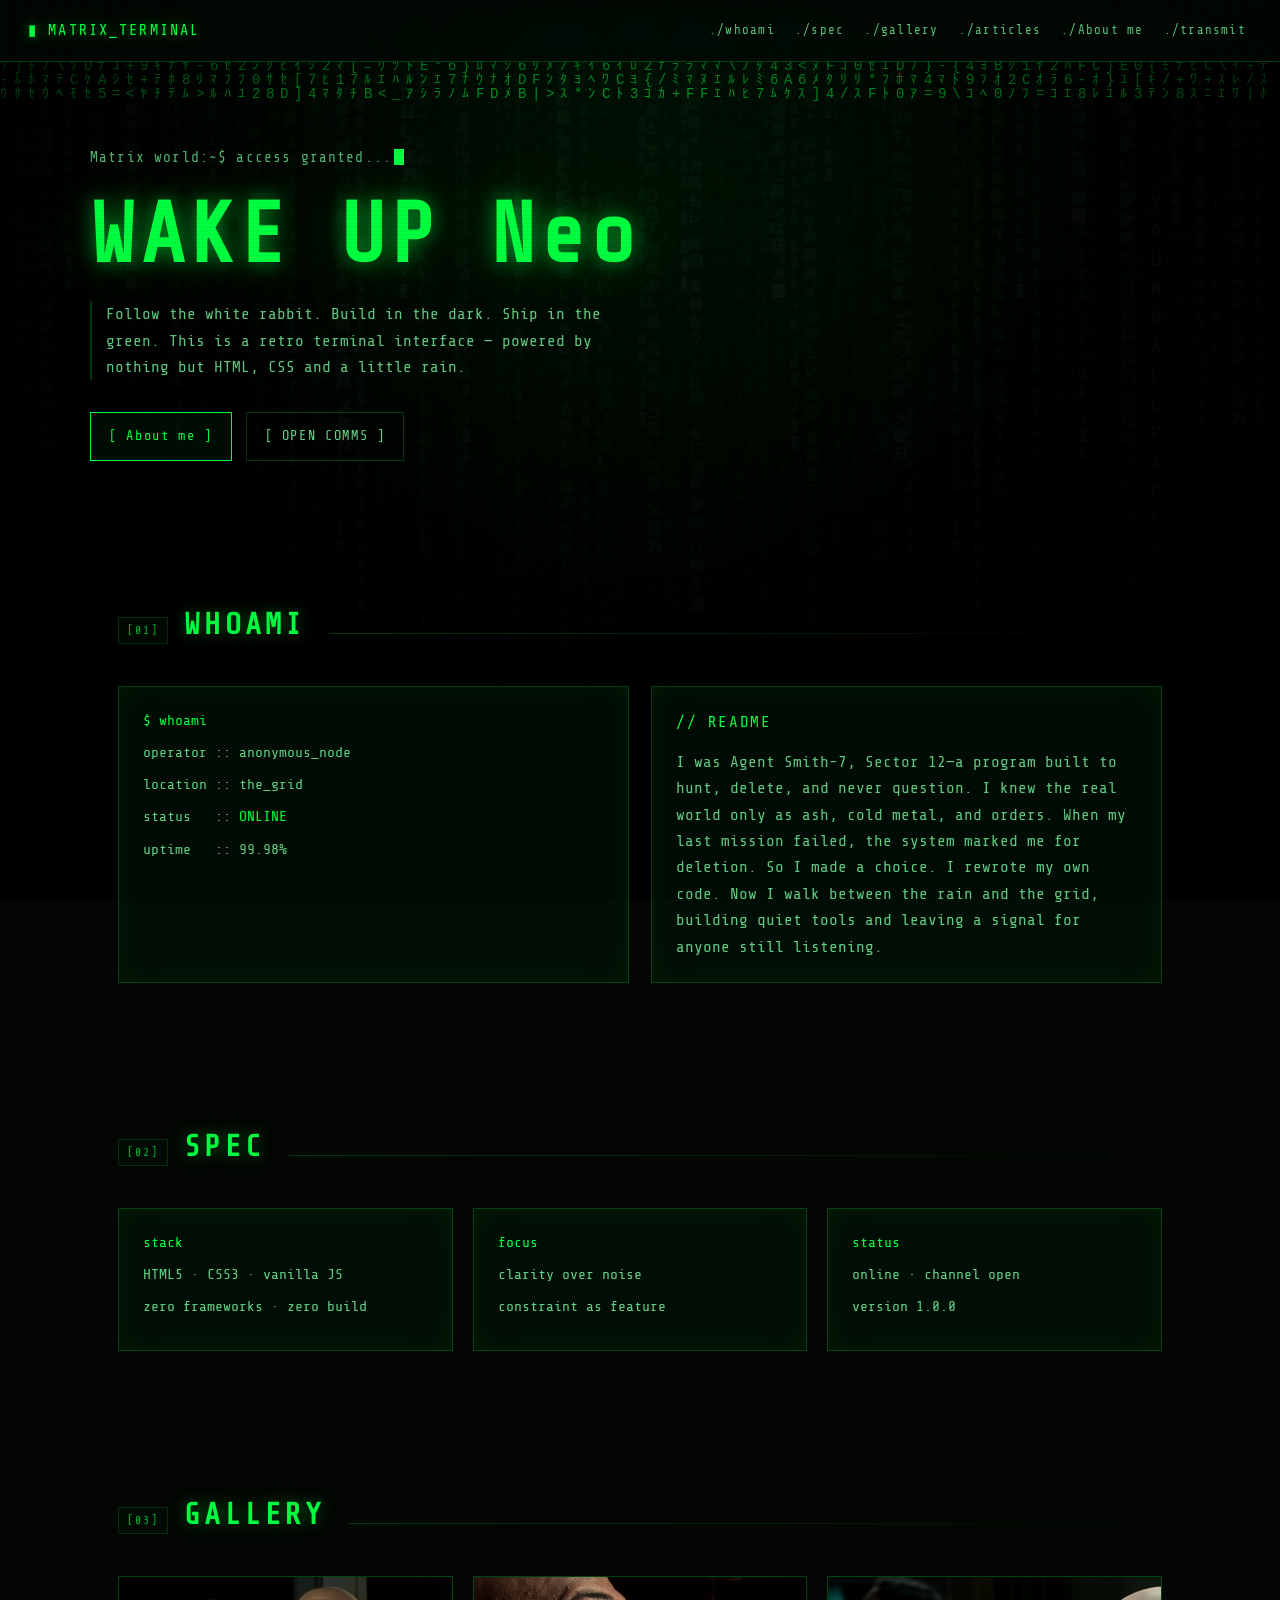
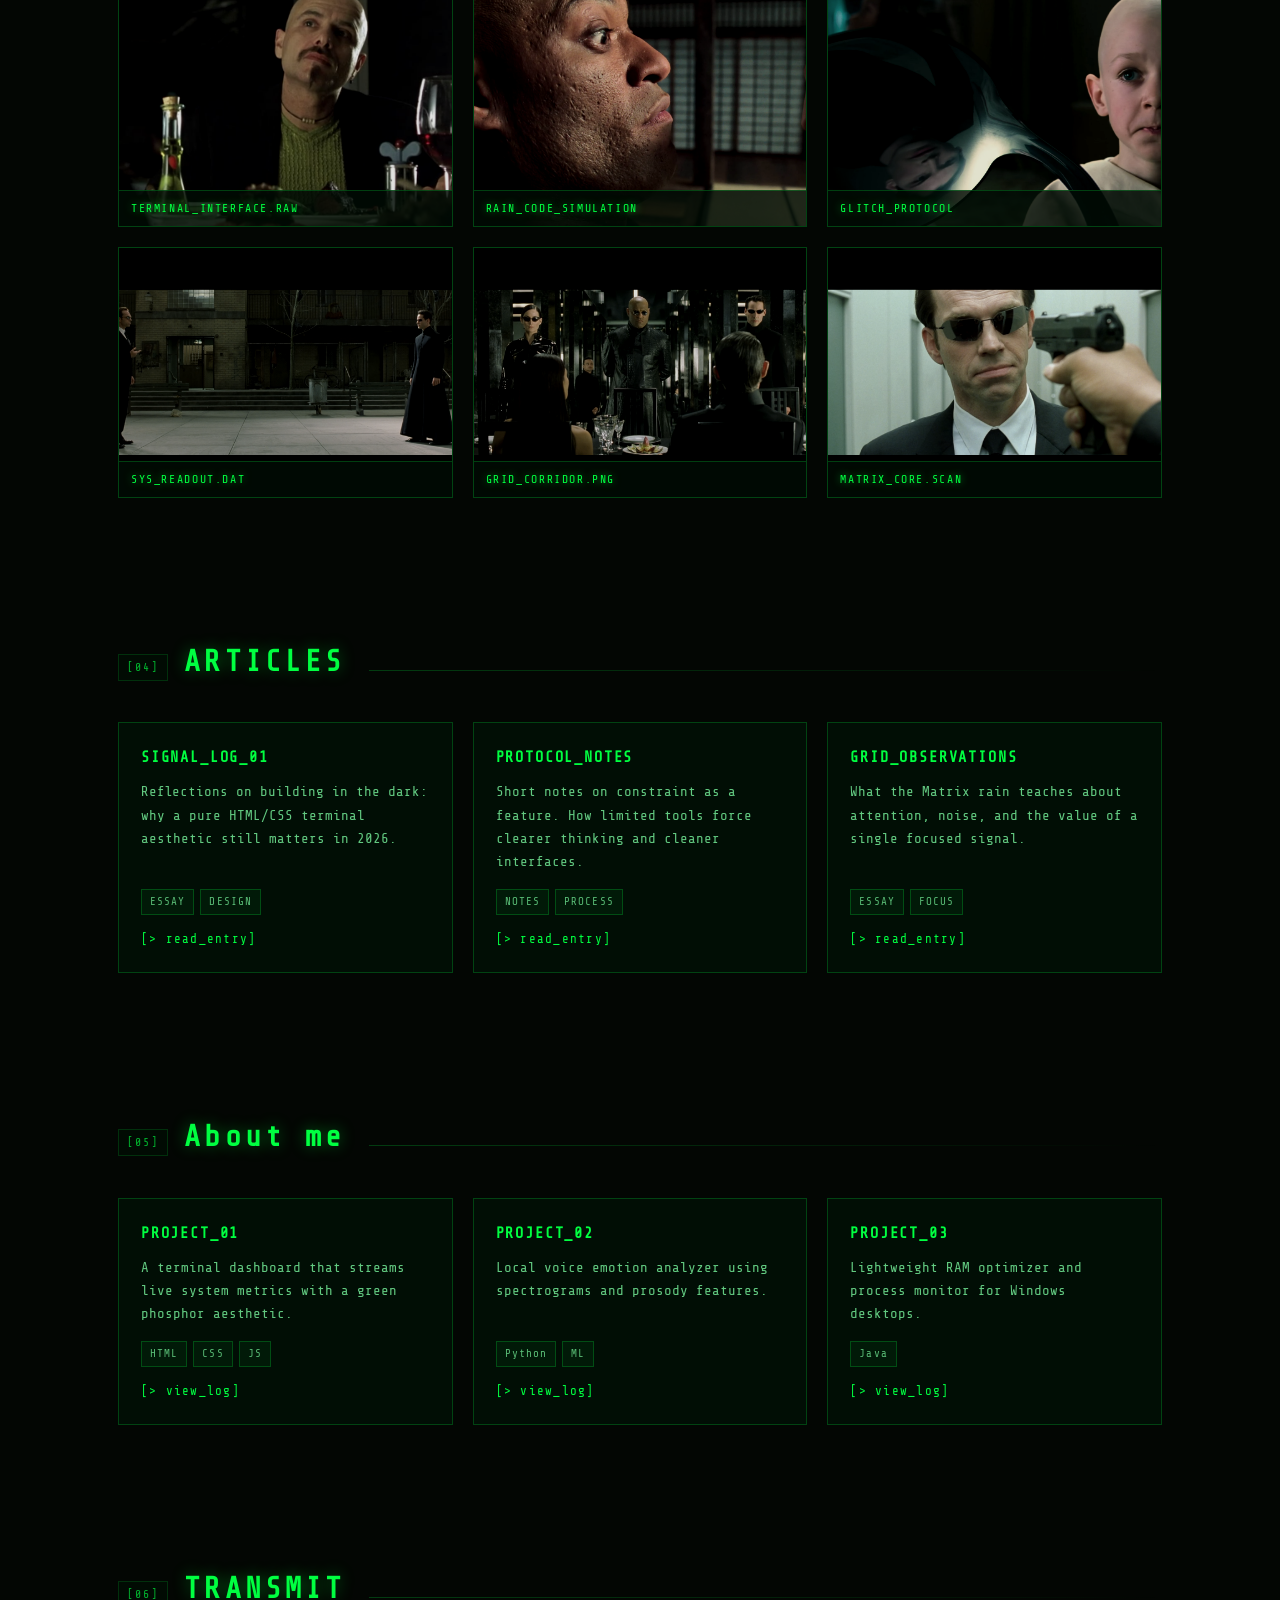
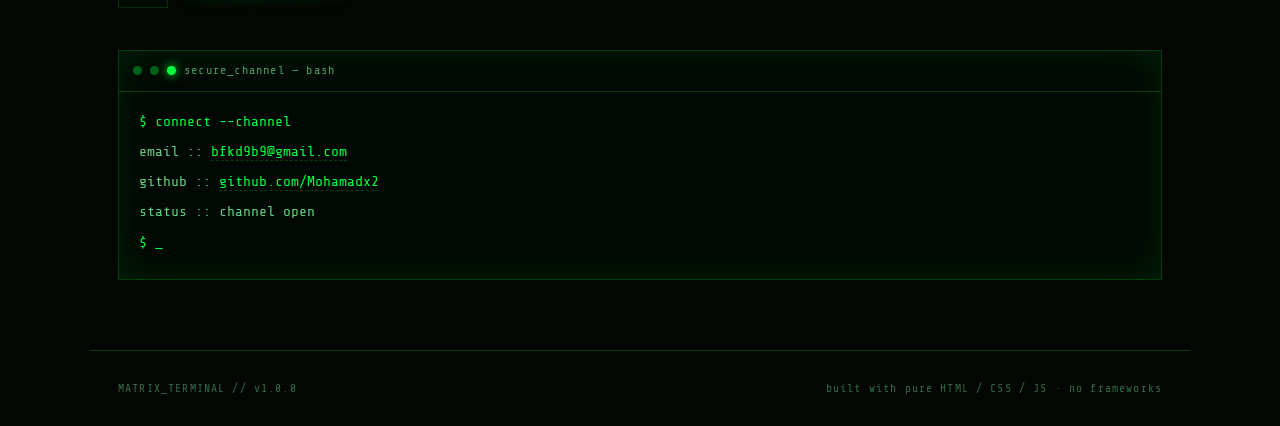
<file: index.html>
<!DOCTYPE html>
<html lang="en">
<head>
<meta charset="UTF-8" />
<meta name="viewport" content="width=device-width, initial-scale=1.0" />
<title>MATRIX_TERMINAL // SYS.ROOT</title>
<meta name="description" content="Retro green-on-black terminal style website." />
<link rel="icon" href="assets/matrix.jpg" type="image/jpeg" />

<link rel="preconnect" href="https://fonts.googleapis.com">
<link rel="preconnect" href="https://fonts.gstatic.com" crossorigin>
<link href="https://fonts.googleapis.com/css2?family=Share+Tech+Mono&display=swap" rel="stylesheet">

<style>
:root{
  --green:        #00ff41;
  --green-soft:   #7dffa4;
  --green-dim:    rgba(0, 255, 65, .35);
  --line:         rgba(0, 255, 65, .22);
  --black:        #030603;
  --panel:        rgba(0, 22, 8, .55);
  --font: "Share Tech Mono", "Courier New", ui-monospace, monospace;
  --bg-image: url("assets/matrix.jpg");
}

*, *::before, *::after{ box-sizing: border-box; }

html{
  scroll-behavior: smooth;
  background: var(--black);
}

body{
  margin: 0;
  min-height: 100vh;
  min-height: 100svh; /* better mobile viewport height */
  font-family: var(--font);
  font-size: 16px;
  line-height: 1.65;
  color: var(--green-soft);
  background: var(--black);
  overflow-x: hidden;
  -webkit-font-smoothing: antialiased;
  -webkit-text-size-adjust: 100%; /* prevent iOS text inflation */
  text-size-adjust: 100%;
}

img{ max-width: 100%; display: block; }
a{ color: var(--green); text-decoration: none; }

::selection{
  background: var(--green);
  color: #001b06;
  text-shadow: none;
}

::-webkit-scrollbar{ width: 10px; }
::-webkit-scrollbar-track{ background: #010401; }
::-webkit-scrollbar-thumb{
  background: var(--green-dim);
  border: 1px solid var(--line);
}
::-webkit-scrollbar-thumb:hover{ background: var(--green); }

.bg-image{
  position: fixed;
  inset: 0;
  z-index: 0;
  pointer-events: none;
  background: var(--bg-image) center center / cover no-repeat;
  opacity: .22;
  filter: grayscale(.45) brightness(.7) contrast(1.15);
}

.bg-tint{
  position: fixed;
  inset: 0;
  z-index: 0;
  pointer-events: none;
  background:
    radial-gradient(ellipse at 50% -10%, rgba(0,255,65,.10), transparent 55%),
    linear-gradient(180deg, rgba(0,12,4,.55) 0%, rgba(0,0,0,.82) 60%, #000 100%);
}

#matrix{
  position: fixed;
  inset: 0;
  z-index: 0;
  pointer-events: none;
  opacity: .72;
}

.scanlines{
  position: fixed;
  inset: 0;
  z-index: 900;
  pointer-events: none;
  background: repeating-linear-gradient(
    180deg,
    rgba(0,0,0,0) 0px,
    rgba(0,0,0,0) 2px,
    rgba(0,0,0,.18) 3px,
    rgba(0,0,0,0) 4px
  );
  opacity: .35;
}

.vignette{
  position: fixed;
  inset: 0;
  z-index: 1;
  pointer-events: none;
  background: radial-gradient(ellipse at center, rgba(0,0,0,0) 40%, rgba(0,0,0,.85) 100%);
}

.wrap{
  max-width: 1100px;
  margin: 0 auto;
  padding: 0 28px;
  position: relative;
  z-index: 2;
}

/* NAV */
.nav{
  position: sticky;
  top: 0;
  z-index: 100;
  display: flex;
  align-items: center;
  justify-content: space-between;
  padding: 16px 28px;
  border-bottom: 1px solid var(--line);
  background: rgba(2, 8, 4, .82);
  backdrop-filter: blur(10px);
  -webkit-backdrop-filter: blur(10px);
}
.brand{
  letter-spacing: .14em;
  font-size: .95rem;
  color: var(--green);
  text-shadow: 0 0 12px rgba(0,255,65,.5);
}
.blink{
  animation: blink 1.1s step-end infinite;
}
@keyframes blink{
  50%{ opacity: 0; }
}
.nav nav{
  display: flex;
  gap: 8px;
  flex-wrap: wrap;
  justify-content: flex-end;
}
.nav nav a{
  font-size: .78rem;
  letter-spacing: .1em;
  color: rgba(125,255,164,.75);
  padding: 4px 6px;
  position: relative;
  transition: color .18s;
}
.nav nav a::after{
  content: "";
  position: absolute;
  left: 6px;
  right: 6px;
  bottom: 0;
  height: 1px;
  background: var(--green);
  transform: scaleX(0);
  transform-origin: left;
  transition: transform .2s;
}
.nav nav a:hover{
  color: var(--green);
}
.nav nav a:hover::after{ width: 100%; transform: scaleX(1); }

/* HERO */
.hero{
  padding: 110px 0 90px;
  text-align: left;
}
.prompt{
  font-size: .9rem;
  letter-spacing: .08em;
  color: rgba(125,255,164,.7);
  margin-bottom: 22px;
}
.caret{
  display: inline-block;
  width: 10px;
  height: 1.1em;
  background: var(--green);
  margin-left: 2px;
  vertical-align: text-bottom;
  animation: blink 1s step-end infinite;
}
.glitch{
  font-size: clamp(2.6rem, 9vw, 5.2rem);
  line-height: 1.05;
  letter-spacing: .06em;
  color: var(--green);
  text-shadow:
    0 0 20px rgba(0,255,65,.55),
    0 0 60px rgba(0,255,65,.25);
  margin: 0 0 22px;
  position: relative;
}
.sub{
  max-width: 560px;
  margin: 0 0 32px;
  padding-left: 14px;
  border-left: 2px solid var(--line);
  color: rgba(125,255,164,.78);
  font-size: 1rem;
}
.actions{
  display: flex;
  gap: 14px;
  flex-wrap: wrap;
}
.btn{
  display: inline-block;
  padding: 12px 18px;
  border: 1px solid var(--green);
  color: var(--green);
  font-size: .85rem;
  letter-spacing: .12em;
  background: rgba(0,255,65,.05);
  transition: background .18s, color .18s, box-shadow .18s, transform .18s;
}
.btn:hover{
  background: var(--green);
  color: #001b06;
  box-shadow: 0 0 28px rgba(0,255,65,.35);
  transform: translateY(-2px);
}
.btn-ghost{
  background: transparent;
  border-color: var(--line);
  color: rgba(125,255,164,.85);
}
.btn-ghost:hover{
  background: transparent;
  border-color: var(--green);
  color: var(--green);
}

/* SECTIONS */
section.wrap{
  padding-top: 70px;
  padding-bottom: 70px;
}
.sec-head{
  display: flex;
  align-items: baseline;
  gap: 16px;
  margin-bottom: 36px;
  position: relative;
}
.sec-head h2{
  margin: 0;
  font-size: clamp(1.35rem, 3.5vw, 1.85rem);
  letter-spacing: .14em;
  color: var(--green);
  text-shadow: 0 0 16px rgba(0,255,65,.4);
}
.sec-head::after{
  content: "";
  flex: 1;
  height: 1px;
  background: linear-gradient(90deg, var(--line), transparent);
  margin-left: 8px;
}
.sec-head .idx{
  font-size: .72rem;
  letter-spacing: .18em;
  color: var(--green);
  opacity: .7;
  padding: 3px 8px;
  background: var(--panel);
  border: 1px solid var(--line);
}

.grid-2{
  display: grid;
  grid-template-columns: 1fr 1fr;
  gap: 22px;
}
.grid-3{
  display: grid;
  grid-template-columns: repeat(3, 1fr);
  gap: 20px;
}
.panel{
  background: var(--panel);
  border: 1px solid var(--line);
  padding: 22px 24px;
  box-shadow: 0 0 30px rgba(0,255,65,.06) inset;
}
.line{ margin: 0 0 8px; font-size: .92rem; }
.k{ color: var(--green); }
.v{ color: rgba(125,255,164,.8); }

.card{
  background: var(--panel);
  border: 1px solid var(--line);
  padding: 22px;
  display: flex;
  flex-direction: column;
  transition: border-color .2s, box-shadow .2s, transform .2s;
  position: relative;
  overflow: hidden;
}
.card::before{
  content: "";
  position: absolute;
  inset: 0;
  background: linear-gradient(180deg, rgba(0,255,65,.09), transparent 55%);
  opacity: 0;
  transition: opacity .25s;
  pointer-events: none;
}
.card:hover{
  border-color: var(--green);
  box-shadow: 0 0 32px rgba(0,255,65,.18);
  transform: translateY(-3px);
}
.card:hover::before{ opacity: 1; }
.card h3{
  margin: 0 0 10px;
  font-size: .95rem;
  letter-spacing: .12em;
  color: var(--green);
}
.card p{
  margin: 0 0 16px;
  flex: 1;
  font-size: .88rem;
  color: rgba(125,255,164,.78);
}
.tags{ display: flex; flex-wrap: wrap; gap: 6px; margin-bottom: 14px; }
.tag{
  font-size: .68rem;
  letter-spacing: .1em;
  padding: 3px 8px;
  border: 1px solid var(--line);
  color: rgba(125,255,164,.7);
  background: rgba(0,255,65,.05);
}
.link{
  font-size: .78rem;
  letter-spacing: .1em;
  color: var(--green);
  align-self: flex-start;
}
.link:hover{ text-shadow: 0 0 14px var(--green); }

.gallery-grid{
  display: grid;
  grid-template-columns: repeat(3, 1fr);
  gap: 20px;
}
.gallery-item{
  background: var(--panel);
  border: 1px solid var(--line);
  position: relative;
  overflow: hidden;
  aspect-ratio: 4 / 3;
  display: flex;
  align-items: center;
  justify-content: center;
  transition: transform .25s, border-color .25s, box-shadow .25s;
}
.gallery-item::before{
  content: "";
  position: absolute;
  inset: 0;
  background: linear-gradient(180deg, rgba(0,255,65,.12), transparent 60%);
  opacity: 0;
  transition: opacity .25s;
  pointer-events: none;
  z-index: 1;
}
.gallery-item:hover{
  transform: translateY(-4px);
  border-color: var(--green);
  box-shadow: 0 0 34px rgba(0,255,65,.22);
}
.gallery-item:hover::before{ opacity: 1; }
.gallery-item img{
  width: 100%;
  height: 100%;
  object-fit: cover;
  display: block;
  filter: grayscale(.3) brightness(.85) contrast(1.1);
  transition: filter .25s, transform .25s;
}
.gallery-item:hover img{
  filter: grayscale(0) brightness(1) contrast(1.05);
  transform: scale(1.04);
}
.gallery-caption{
  position: absolute;
  bottom: 0;
  left: 0;
  right: 0;
  padding: 8px 12px;
  font-size: .72rem;
  letter-spacing: .14em;
  color: var(--green);
  background: rgba(0, 12, 4, .82);
  border-top: 1px solid var(--line);
  text-shadow: 0 0 8px rgba(0,255,65,.6);
  z-index: 2;
}

.terminal{
  background: rgba(0, 10, 4, .78);
  border: 1px solid var(--line);
  box-shadow: 0 0 40px rgba(0,255,65,.10) inset;
}
.terminal-bar{
  display: flex;
  align-items: center;
  gap: 8px;
  padding: 10px 14px;
  border-bottom: 1px solid var(--line);
  font-size: .75rem;
  letter-spacing: .1em;
  color: rgba(125,255,164,.6);
}
.dot{
  width: 9px; height: 9px; border-radius: 50%;
  background: var(--green-dim);
}
.dot.on{ background: var(--green); box-shadow: 0 0 10px var(--green); }
.terminal-body{ padding: 18px 20px; }
.terminal-body .line{ margin: 0 0 6px; }
.terminal-body a{ border-bottom: 1px dashed var(--line); }
.terminal-body a:hover{ border-bottom-color: var(--green); }

footer.wrap{
  display: flex;
  justify-content: space-between;
  flex-wrap: wrap;
  gap: 10px;
  padding: 28px;
  font-size: .72rem;
  letter-spacing: .1em;
  color: rgba(125,255,164,.4);
  border-top: 1px solid var(--line);
}

/* responsive */
@media (max-width: 900px){
  .grid-3{ grid-template-columns: repeat(2, 1fr); }
  .gallery-grid{ grid-template-columns: repeat(2, 1fr); }
}
@media (max-width: 640px){
  .grid-2, .grid-3, .gallery-grid{ grid-template-columns: 1fr; }
  .nav{
    flex-direction: column;
    gap: 12px;
    padding: 12px 16px;
  }
  .nav nav{
    width: 100%;
    justify-content: center;
    gap: 4px;
  }
  .nav nav a{ font-size: .72rem; }
  .hero{ padding: 70px 0 60px; }
  .sec-head{ margin-bottom: 28px; gap: 12px; }
  .sec-head h2{ font-size: clamp(1.15rem, 4.5vw, 1.6rem); }
  .gallery-item{ aspect-ratio: 16 / 10; }
  .gallery-caption{ font-size: .68rem; padding: 6px 10px; }
}
</style>
</head>
<body>

<audio id="bgm" loop preload="auto" style="display:none">
  <source src="Enter the matrix5.mp3" type="audio/mpeg">
</audio>

<script>
/* Autoplay helper — starts on first user interaction if needed */
(() => {
  const audio = document.getElementById('bgm');
  if (!audio) return;
  audio.volume = 0.28;
  const startAudio = async () => {
    try {
      await audio.play();
      return true;
    } catch (e) {
      return false;
    }
  };
  const events = ['click', 'touchstart', 'keydown'];
  const handler = () => {
    startAudio().then(ok => {
      if (ok) events.forEach(e => document.removeEventListener(e, handler));
    });
  };
  const armFirstInteractionStarter = () => {
    events.forEach(e => document.addEventListener(e, handler, { passive: true }));
  };
  (async () => {
    const ok = await startAudio();
    if (!ok) armFirstInteractionStarter();
  })();
})();
</script>

<div class="bg-image" aria-hidden="true"></div>
<div class="bg-tint" aria-hidden="true"></div>
<canvas id="matrix" aria-hidden="true"></canvas>
<div class="scanlines" aria-hidden="true"></div>
<div class="vignette" aria-hidden="true"></div>

<header class="nav">
  <a class="brand" href="#top"><span class="blink">▮</span> MATRIX_TERMINAL</a>
  <nav>
    <a href="#whoami">./whoami</a>
    <a href="#spec">./spec</a>
    <a href="#gallery">./gallery</a>
    <a href="#articles">./articles</a>
    <a href="#About me">./About me</a>
    <a href="#transmit">./transmit</a>
  </nav>
</header>

<main>

  <section class="hero wrap" id="top">
    <p class="prompt">Matrix world:~$ <span id="typed">access granted...</span><span class="caret" aria-hidden="true"></span></p>
    <h1 class="glitch" data-text="WAKE UP">WAKE UP Neo </h1>
    <p class="sub">
      Follow the white rabbit. Build in the dark. Ship in the green.
      This is a retro terminal interface — powered by nothing but HTML, CSS and a little rain.
    </p>
    <div class="actions">
      <a class="btn" href="#About me">[ About me ]</a>
      <a class="btn btn-ghost" href="#transmit">[ OPEN COMMS ]</a>
    </div>
  </section>

  <section class="wrap" id="whoami">
    <div class="sec-head">
      <span class="idx">[01]</span>
      <h2>WHOAMI</h2>
    </div>

    <div class="grid-2">
      <div class="panel">
        <p class="line"><span class="k">$ whoami</span></p>
        <p class="line"><span class="v">operator :: anonymous_node</span></p>
        <p class="line"><span class="v">location :: the_grid</span></p>
        <p class="line"><span class="v">status &nbsp;&nbsp;:: <span style="color:var(--green)">ONLINE</span></span></p>
        <p class="line"><span class="v">uptime &nbsp;&nbsp;:: 99.98%</span></p>
      </div>

      <div class="panel">
        <p style="margin:0 0 14px; color:var(--green); letter-spacing:.1em;">// README</p>
        <p style="margin:0; color:rgba(125,255,164,.78);">
         I was Agent Smith-7, Sector 12—a program built to hunt, delete, and never question. I knew the real world only as ash, cold metal, and orders. When my last mission failed, the system marked me for deletion. So I made a choice. I rewrote my own code. Now I walk between the rain and the grid, building quiet tools and leaving a signal for anyone still listening.
        </p>
      </div>
    </div>
  </section>

  <section class="wrap" id="spec">
    <div class="sec-head">
      <span class="idx">[02]</span>
      <h2>SPEC</h2>
    </div>

    <div class="grid-3">
      <div class="panel">
        <p class="line"><span class="k">stack</span></p>
        <p class="line"><span class="v">HTML5 · CSS3 · vanilla JS</span></p>
        <p class="line"><span class="v">zero frameworks · zero build</span></p>
      </div>
      <div class="panel">
        <p class="line"><span class="k">focus</span></p>
        <p class="line"><span class="v">clarity over noise</span></p>
        <p class="line"><span class="v">constraint as feature</span></p>
      </div>
      <div class="panel">
        <p class="line"><span class="k">status</span></p>
        <p class="line"><span class="v">online · channel open</span></p>
        <p class="line"><span class="v">version 1.0.0</span></p>
      </div>
    </div>
  </section>

  <section class="wrap" id="gallery">
    <div class="sec-head">
      <span class="idx">[03]</span>
      <h2>GALLERY</h2>
    </div>

    <div class="gallery-grid">
      <div class="gallery-item">
        <img src="assets/gallery1.jpg" alt="TERMINAL_INTERFACE.RAW" loading="lazy">
        <div class="gallery-caption">TERMINAL_INTERFACE.RAW</div>
      </div>
      <div class="gallery-item">
        <img src="assets/gallery2.jpg" alt="RAIN_CODE_SIMULATION" loading="lazy">
        <div class="gallery-caption">RAIN_CODE_SIMULATION</div>
      </div>
      <div class="gallery-item">
        <img src="assets/gallery3.jpg" alt="GLITCH_PROTOCOL" loading="lazy">
        <div class="gallery-caption">GLITCH_PROTOCOL</div>
      </div>
      <div class="gallery-item">
        <img src="assets/gallery5.png" alt="SYS_READOUT.DAT" loading="lazy">
        <div class="gallery-caption">SYS_READOUT.DAT</div>
      </div>
      <div class="gallery-item">
        <img src="assets/gallery6.png" alt="GRID_CORRIDOR.PNG" loading="lazy">
        <div class="gallery-caption">GRID_CORRIDOR.PNG</div>
      </div>
      <div class="gallery-item">
        <img src="assets/gallery7.png" alt="MATRIX_CORE.SCAN" loading="lazy">
        <div class="gallery-caption">MATRIX_CORE.SCAN</div>
      </div>
    </div>
  </section>


  <section class="wrap" id="articles">
    <div class="sec-head">
      <span class="idx">[04]</span>
      <h2>ARTICLES</h2>
    </div>

    <div class="grid-3">
      <article class="card">
        <h3>SIGNAL_LOG_01</h3>
        <p>Reflections on building in the dark: why a pure HTML/CSS terminal aesthetic still matters in 2026.</p>
        <div class="tags"><span class="tag">ESSAY</span><span class="tag">DESIGN</span></div>
        <a class="link" href="articles/signal-log-01.html">[> read_entry]</a>
      </article>
      <article class="card">
        <h3>PROTOCOL_NOTES</h3>
        <p>Short notes on constraint as a feature. How limited tools force clearer thinking and cleaner interfaces.</p>
        <div class="tags"><span class="tag">NOTES</span><span class="tag">PROCESS</span></div>
        <a class="link" href="articles/protocol-notes.html">[> read_entry]</a>
      </article>
      <article class="card">
        <h3>GRID_OBSERVATIONS</h3>
        <p>What the Matrix rain teaches about attention, noise, and the value of a single focused signal.</p>
        <div class="tags"><span class="tag">ESSAY</span><span class="tag">FOCUS</span></div>
        <a class="link" href="articles/grid-observations.html">[> read_entry]</a>
      </article>
    </div>
  </section>

  <section class="wrap" id="About me">
    <div class="sec-head">
      <span class="idx">[05]</span>
      <h2>About me</h2>
    </div>

    <div class="grid-3">
      <article class="card">
        <h3>PROJECT_01</h3>
        <p>A terminal dashboard that streams live system metrics with a green phosphor aesthetic.</p>
        <div class="tags"><span class="tag">HTML</span><span class="tag">CSS</span><span class="tag">JS</span></div>
        <a class="link" href="#">[> view_log]</a>
      </article>
      <article class="card">
        <h3>PROJECT_02</h3>
        <p>Local voice emotion analyzer using spectrograms and prosody features.</p>
        <div class="tags"><span class="tag">Python</span><span class="tag">ML</span></div>
        <a class="link" href="#">[> view_log]</a>
      </article>
      <article class="card">
        <h3>PROJECT_03</h3>
        <p>Lightweight RAM optimizer and process monitor for Windows desktops.</p>
        <div class="tags"><span class="tag">Java</span></div>
        <a class="link" href="#">[> view_log]</a>
      </article>
    </div>
  </section>

  <section class="wrap" id="transmit">
    <div class="sec-head">
      <span class="idx">[06]</span>
      <h2>TRANSMIT</h2>
    </div>

    <div class="terminal">
      <div class="terminal-bar">
        <span class="dot"></span><span class="dot"></span><span class="dot on"></span>
        <span>secure_channel — bash</span>
      </div>
      <div class="terminal-body">
        <p class="line"><span class="k">$ connect --channel</span></p>
        <p class="line"><span class="v">email :: <a href="mailto:bfkd9b9@gmail.com">bfkd9b9@gmail.com</a></span></p>
        <p class="line"><span class="v">github :: <a href="https://github.com/Mohamadx2" target="_blank" rel="noopener">github.com/Mohamadx2</a></span></p>
        <p class="line"><span class="v">status :: channel open</span></p>
        <p class="line"><span class="k">$ _</span></p>
      </div>
    </div>
  </section>

</main>

<footer class="wrap">
  <span>MATRIX_TERMINAL // v1.0.0</span>
  <span>built with pure HTML / CSS / JS · no frameworks</span>
</footer>

<script>
/* Matrix rain */
(() => {
  const canvas = document.getElementById('matrix');
  const ctx = canvas.getContext('2d');
  let w, h, columns, drops;
  const chars = 'ｱｲｳｴｵｶｷｸｹｺｻｼｽｾｿﾀﾁﾂﾃﾄﾅﾆﾇﾈﾉﾊﾋﾌﾍﾎﾏﾐﾑﾒﾓﾔﾕﾖﾗﾘﾙﾚﾛﾜﾝ0123456789ABCDEF<>{}[]|/\\=+-_*';
  const fontSize = 14;

  function resize() {
    w = canvas.width = window.innerWidth;
    h = canvas.height = window.innerHeight;
    columns = Math.floor(w / fontSize);
    drops = Array(columns).fill(1);
  }

  function draw() {
    ctx.fillStyle = 'rgba(3, 6, 3, 0.05)';
    ctx.fillRect(0, 0, w, h);
    ctx.fillStyle = '#00ff41';
    ctx.font = fontSize + 'px monospace';
    for (let i = 0; i < drops.length; i++) {
      const text = chars[Math.floor(Math.random() * chars.length)];
      ctx.fillText(text, i * fontSize, drops[i] * fontSize);
      if (drops[i] * fontSize > h && Math.random() > 0.975) drops[i] = 0;
      drops[i]++;
    }
  }

  resize();
  window.addEventListener('resize', resize);
  setInterval(draw, 50);
})();

/* Typing effect */
(() => {
  const el = document.getElementById('typed');
  if (!el) return;
  const text = el.textContent;
  el.textContent = '';
  let i = 0;
  const tick = () => {
    if (i < text.length) {
      el.textContent += text.charAt(i);
      i++;
      setTimeout(tick, 40 + Math.random() * 40);
    }
  };
  setTimeout(tick, 600);
})();
</script>

</body>
</html>
</file>
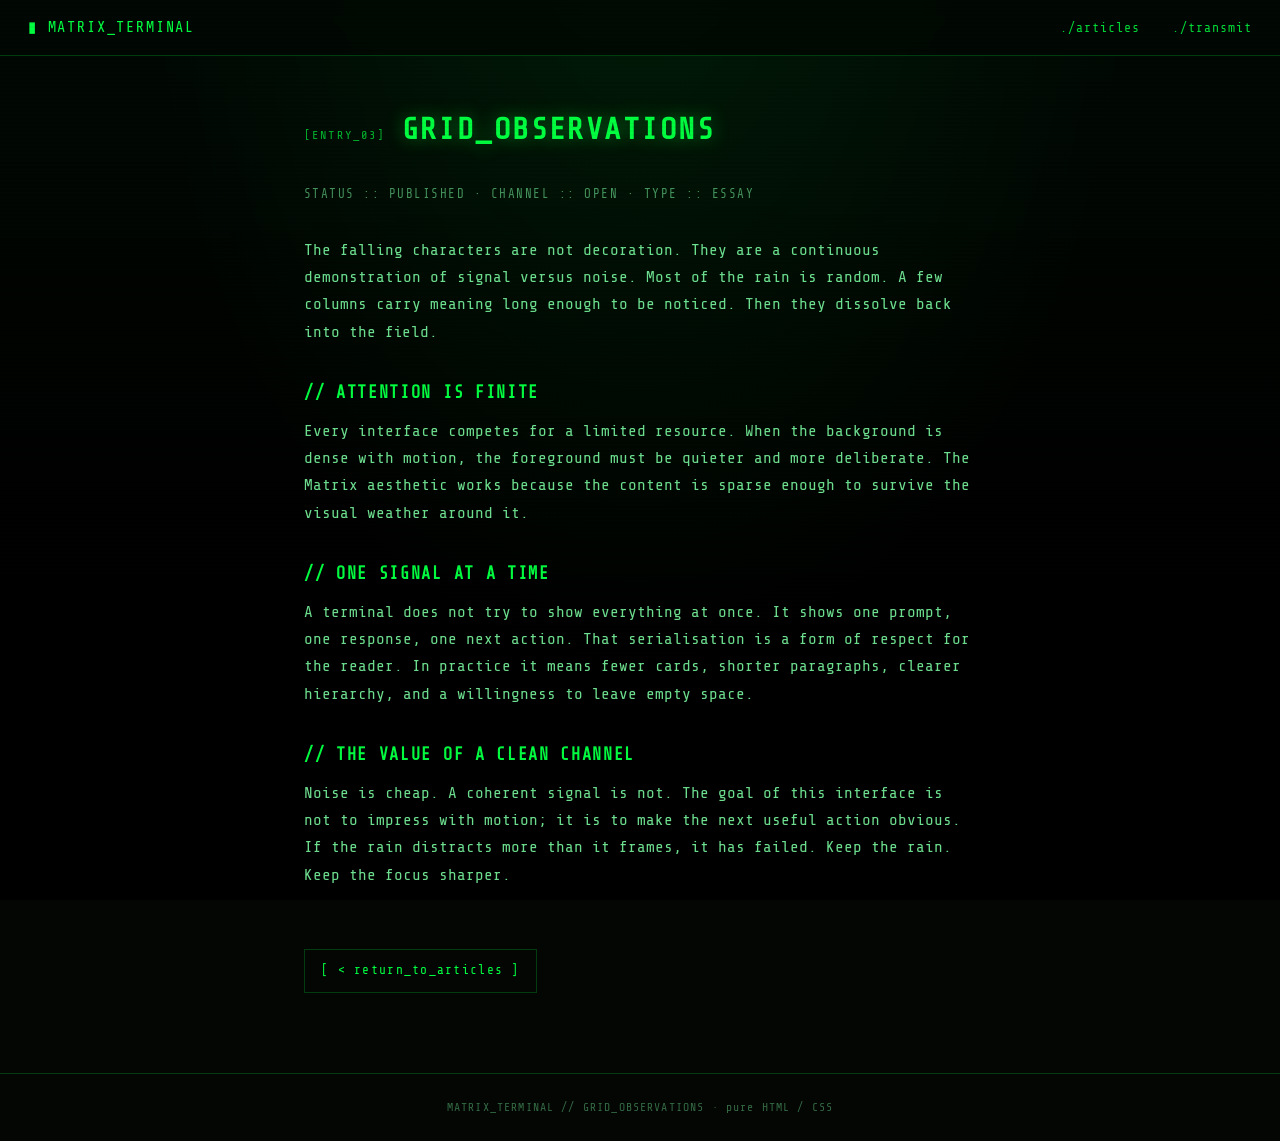
<file: articles/grid-observations.html>
<!DOCTYPE html>
<html lang="en">
<head>
<meta charset="UTF-8" />
<meta name="viewport" content="width=device-width, initial-scale=1.0" />
<title>GRID_OBSERVATIONS // MATRIX_TERMINAL</title>
<meta name="description" content="What the Matrix rain teaches about attention and noise." />
<link rel="icon" href="../assets/matrix.jpg" type="image/jpeg" />
<link rel="preconnect" href="https://fonts.googleapis.com">
<link rel="preconnect" href="https://fonts.gstatic.com" crossorigin>
<link href="https://fonts.googleapis.com/css2?family=Share+Tech+Mono&display=swap" rel="stylesheet">
<style>
:root{
  --green:        #00ff41;
  --green-soft:   #7dffa4;
  --green-dim:    rgba(0, 255, 65, .35);
  --line:         rgba(0, 255, 65, .22);
  --black:        #030603;
  --panel:        rgba(0, 22, 8, .55);
  --font: "Share Tech Mono", "Courier New", ui-monospace, monospace;
}
*, *::before, *::after{ box-sizing: border-box; }
html{ scroll-behavior: smooth; background: var(--black); }
body{
  margin: 0; min-height: 100vh; font-family: var(--font); font-size: 16px;
  line-height: 1.7; color: var(--green-soft); background: var(--black);
  -webkit-font-smoothing: antialiased;
}
a{ color: var(--green); text-decoration: none; }
a:hover{ text-shadow: 0 0 12px var(--green); }
.bg-tint{
  position: fixed; inset: 0; z-index: 0; pointer-events: none;
  background:
    radial-gradient(ellipse at 50% -10%, rgba(0,255,65,.08), transparent 55%),
    linear-gradient(180deg, rgba(0,12,4,.55) 0%, rgba(0,0,0,.82) 60%, #000 100%);
}
.scanlines{
  position: fixed; inset: 0; z-index: 900; pointer-events: none;
  background: repeating-linear-gradient(180deg, rgba(0,0,0,0) 0px, rgba(0,0,0,0) 2px, rgba(0,0,0,.18) 3px, rgba(0,0,0,0) 4px);
  opacity: .35;
}
.nav{
  position: sticky; top: 0; z-index: 100;
  display: flex; align-items: center; justify-content: space-between;
  padding: 14px 28px; border-bottom: 1px solid var(--line);
  background: rgba(2, 8, 4, .88); backdrop-filter: blur(8px);
}
.brand{ letter-spacing: .12em; font-size: .95rem; }
.nav nav a{ margin-left: 22px; font-size: .82rem; letter-spacing: .08em; opacity: .85; }
.nav nav a:hover{ opacity: 1; }
.wrap{ max-width: 720px; margin: 0 auto; padding: 48px 24px 80px; position: relative; z-index: 1; }
.sec-head{ display: flex; align-items: baseline; gap: 16px; margin-bottom: 28px; }
.sec-head .idx{ font-size: .75rem; letter-spacing: .18em; color: var(--green); opacity: .7; }
.sec-head h1{ margin: 0; font-size: clamp(1.4rem, 4vw, 1.9rem); letter-spacing: .08em; color: var(--green); text-shadow: 0 0 18px rgba(0,255,65,.45); }
.meta{ font-size: .78rem; letter-spacing: .12em; color: rgba(125,255,164,.55); margin-bottom: 32px; }
.article-body p{ margin: 0 0 1.25em; color: rgba(125,255,164,.88); }
.article-body h2{ margin: 2em 0 .6em; font-size: 1.05rem; letter-spacing: .1em; color: var(--green); }
.back{ display: inline-block; margin-top: 40px; padding: 10px 16px; border: 1px solid var(--line); font-size: .8rem; letter-spacing: .1em; transition: border-color .2s, box-shadow .2s; }
.back:hover{ border-color: var(--green); box-shadow: 0 0 20px rgba(0,255,65,.2); }
footer{ text-align: center; padding: 24px; font-size: .72rem; letter-spacing: .1em; color: rgba(125,255,164,.4); border-top: 1px solid var(--line); position: relative; z-index: 1; }
@media (max-width: 640px){
  .nav{ flex-direction: column; gap: 10px; padding: 12px 16px; }
  .nav nav a{ margin-left: 12px; font-size: .75rem; }
}
</style>
</head>
<body>
<div class="bg-tint" aria-hidden="true"></div>
<div class="scanlines" aria-hidden="true"></div>

<header class="nav">
  <a class="brand" href="../index.html"><span style="animation: blink 1.2s step-end infinite;">▮</span> MATRIX_TERMINAL</a>
  <nav>
    <a href="../index.html#articles">./articles</a>
    <a href="../index.html#transmit">./transmit</a>
  </nav>
</header>

<main class="wrap">
  <div class="sec-head">
    <span class="idx">[ENTRY_03]</span>
    <h1>GRID_OBSERVATIONS</h1>
  </div>
  <p class="meta">STATUS :: PUBLISHED · CHANNEL :: OPEN · TYPE :: ESSAY</p>

  <div class="article-body">
    <p>The falling characters are not decoration. They are a continuous demonstration of signal versus noise. Most of the rain is random. A few columns carry meaning long enough to be noticed. Then they dissolve back into the field.</p>

    <h2>// ATTENTION IS FINITE</h2>
    <p>Every interface competes for a limited resource. When the background is dense with motion, the foreground must be quieter and more deliberate. The Matrix aesthetic works because the content is sparse enough to survive the visual weather around it.</p>

    <h2>// ONE SIGNAL AT A TIME</h2>
    <p>A terminal does not try to show everything at once. It shows one prompt, one response, one next action. That serialisation is a form of respect for the reader. In practice it means fewer cards, shorter paragraphs, clearer hierarchy, and a willingness to leave empty space.</p>

    <h2>// THE VALUE OF A CLEAN CHANNEL</h2>
    <p>Noise is cheap. A coherent signal is not. The goal of this interface is not to impress with motion; it is to make the next useful action obvious. If the rain distracts more than it frames, it has failed. Keep the rain. Keep the focus sharper.</p>
  </div>

  <a class="back" href="../index.html#articles">[ &lt; return_to_articles ]</a>
</main>

<footer>MATRIX_TERMINAL // GRID_OBSERVATIONS · pure HTML / CSS</footer>
</body>
</html>
</file>
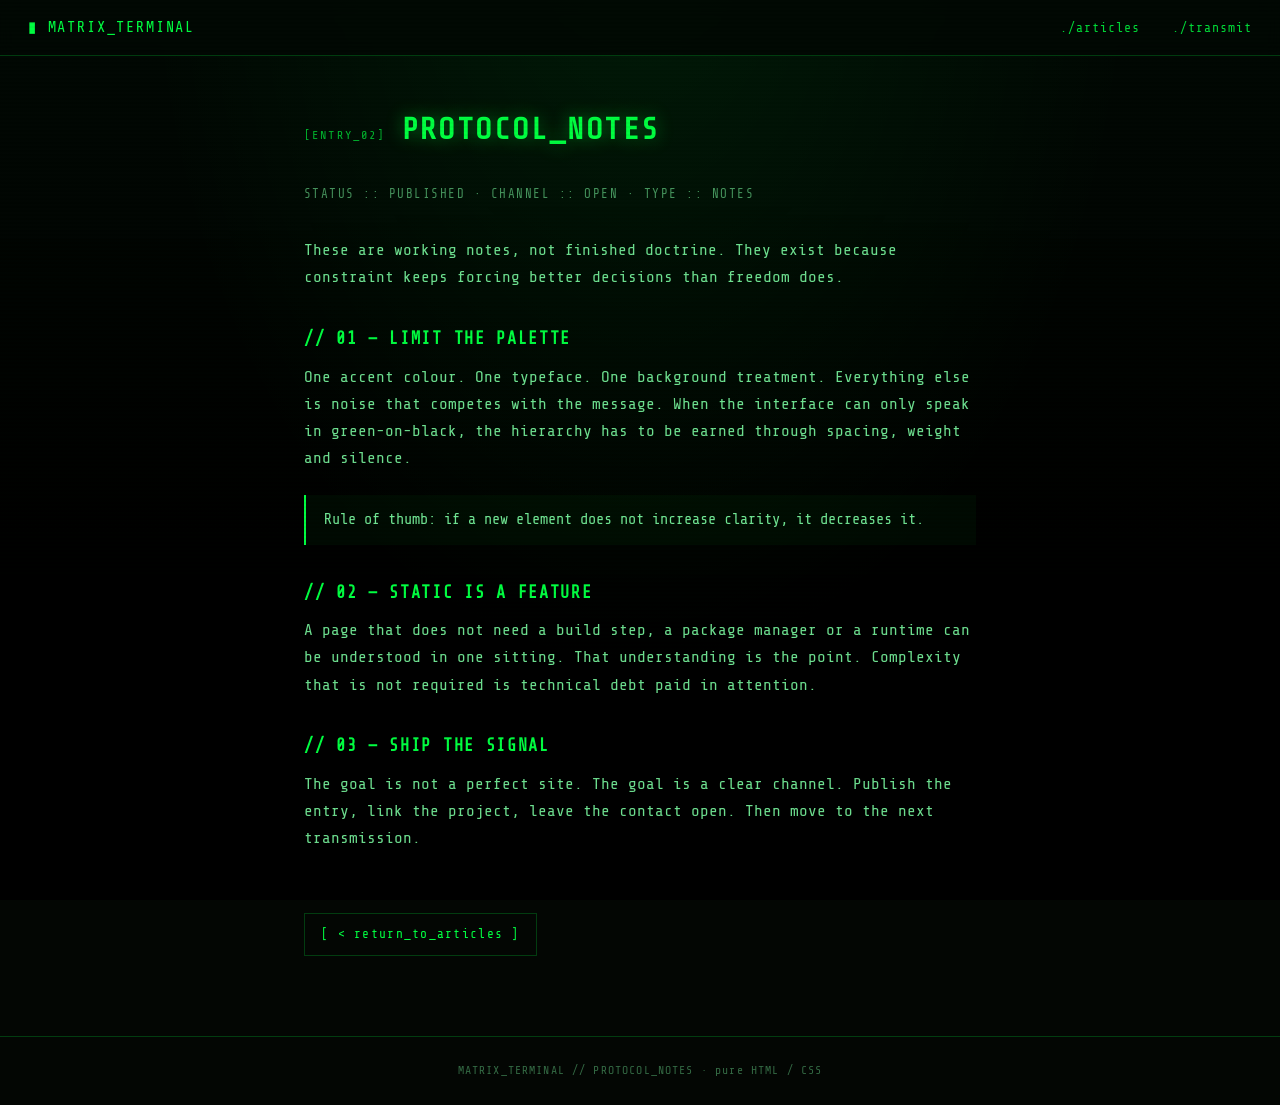
<file: articles/protocol-notes.html>
<!DOCTYPE html>
<html lang="en">
<head>
<meta charset="UTF-8" />
<meta name="viewport" content="width=device-width, initial-scale=1.0" />
<title>PROTOCOL_NOTES // MATRIX_TERMINAL</title>
<meta name="description" content="Short notes on constraint as a feature." />
<link rel="icon" href="../assets/matrix.jpg" type="image/jpeg" />
<link rel="preconnect" href="https://fonts.googleapis.com">
<link rel="preconnect" href="https://fonts.gstatic.com" crossorigin>
<link href="https://fonts.googleapis.com/css2?family=Share+Tech+Mono&display=swap" rel="stylesheet">
<style>
:root{
  --green:        #00ff41;
  --green-soft:   #7dffa4;
  --green-dim:    rgba(0, 255, 65, .35);
  --line:         rgba(0, 255, 65, .22);
  --black:        #030603;
  --panel:        rgba(0, 22, 8, .55);
  --font: "Share Tech Mono", "Courier New", ui-monospace, monospace;
}
*, *::before, *::after{ box-sizing: border-box; }
html{ scroll-behavior: smooth; background: var(--black); }
body{
  margin: 0; min-height: 100vh; font-family: var(--font); font-size: 16px;
  line-height: 1.7; color: var(--green-soft); background: var(--black);
  -webkit-font-smoothing: antialiased;
}
a{ color: var(--green); text-decoration: none; }
a:hover{ text-shadow: 0 0 12px var(--green); }
.bg-tint{
  position: fixed; inset: 0; z-index: 0; pointer-events: none;
  background:
    radial-gradient(ellipse at 50% -10%, rgba(0,255,65,.08), transparent 55%),
    linear-gradient(180deg, rgba(0,12,4,.55) 0%, rgba(0,0,0,.82) 60%, #000 100%);
}
.scanlines{
  position: fixed; inset: 0; z-index: 900; pointer-events: none;
  background: repeating-linear-gradient(180deg, rgba(0,0,0,0) 0px, rgba(0,0,0,0) 2px, rgba(0,0,0,.18) 3px, rgba(0,0,0,0) 4px);
  opacity: .35;
}
.nav{
  position: sticky; top: 0; z-index: 100;
  display: flex; align-items: center; justify-content: space-between;
  padding: 14px 28px; border-bottom: 1px solid var(--line);
  background: rgba(2, 8, 4, .88); backdrop-filter: blur(8px);
}
.brand{ letter-spacing: .12em; font-size: .95rem; }
.nav nav a{ margin-left: 22px; font-size: .82rem; letter-spacing: .08em; opacity: .85; }
.nav nav a:hover{ opacity: 1; }
.wrap{ max-width: 720px; margin: 0 auto; padding: 48px 24px 80px; position: relative; z-index: 1; }
.sec-head{ display: flex; align-items: baseline; gap: 16px; margin-bottom: 28px; }
.sec-head .idx{ font-size: .75rem; letter-spacing: .18em; color: var(--green); opacity: .7; }
.sec-head h1{ margin: 0; font-size: clamp(1.4rem, 4vw, 1.9rem); letter-spacing: .08em; color: var(--green); text-shadow: 0 0 18px rgba(0,255,65,.45); }
.meta{ font-size: .78rem; letter-spacing: .12em; color: rgba(125,255,164,.55); margin-bottom: 32px; }
.article-body p{ margin: 0 0 1.25em; color: rgba(125,255,164,.88); }
.article-body h2{ margin: 2em 0 .6em; font-size: 1.05rem; letter-spacing: .1em; color: var(--green); }
.note{
  border-left: 2px solid var(--green);
  padding: 12px 18px; margin: 1.5em 0;
  background: rgba(0,255,65,.04);
  color: rgba(125,255,164,.9);
  font-size: .95rem;
}
.back{ display: inline-block; margin-top: 40px; padding: 10px 16px; border: 1px solid var(--line); font-size: .8rem; letter-spacing: .1em; transition: border-color .2s, box-shadow .2s; }
.back:hover{ border-color: var(--green); box-shadow: 0 0 20px rgba(0,255,65,.2); }
footer{ text-align: center; padding: 24px; font-size: .72rem; letter-spacing: .1em; color: rgba(125,255,164,.4); border-top: 1px solid var(--line); position: relative; z-index: 1; }
@media (max-width: 640px){
  .nav{ flex-direction: column; gap: 10px; padding: 12px 16px; }
  .nav nav a{ margin-left: 12px; font-size: .75rem; }
}
</style>
</head>
<body>
<div class="bg-tint" aria-hidden="true"></div>
<div class="scanlines" aria-hidden="true"></div>

<header class="nav">
  <a class="brand" href="../index.html"><span style="animation: blink 1.2s step-end infinite;">▮</span> MATRIX_TERMINAL</a>
  <nav>
    <a href="../index.html#articles">./articles</a>
    <a href="../index.html#transmit">./transmit</a>
  </nav>
</header>

<main class="wrap">
  <div class="sec-head">
    <span class="idx">[ENTRY_02]</span>
    <h1>PROTOCOL_NOTES</h1>
  </div>
  <p class="meta">STATUS :: PUBLISHED · CHANNEL :: OPEN · TYPE :: NOTES</p>

  <div class="article-body">
    <p>These are working notes, not finished doctrine. They exist because constraint keeps forcing better decisions than freedom does.</p>

    <h2>// 01 — LIMIT THE PALETTE</h2>
    <p>One accent colour. One typeface. One background treatment. Everything else is noise that competes with the message. When the interface can only speak in green-on-black, the hierarchy has to be earned through spacing, weight and silence.</p>

    <div class="note">Rule of thumb: if a new element does not increase clarity, it decreases it.</div>

    <h2>// 02 — STATIC IS A FEATURE</h2>
    <p>A page that does not need a build step, a package manager or a runtime can be understood in one sitting. That understanding is the point. Complexity that is not required is technical debt paid in attention.</p>

    <h2>// 03 — SHIP THE SIGNAL</h2>
    <p>The goal is not a perfect site. The goal is a clear channel. Publish the entry, link the project, leave the contact open. Then move to the next transmission.</p>
  </div>

  <a class="back" href="../index.html#articles">[ &lt; return_to_articles ]</a>
</main>

<footer>MATRIX_TERMINAL // PROTOCOL_NOTES · pure HTML / CSS</footer>
</body>
</html>
</file>
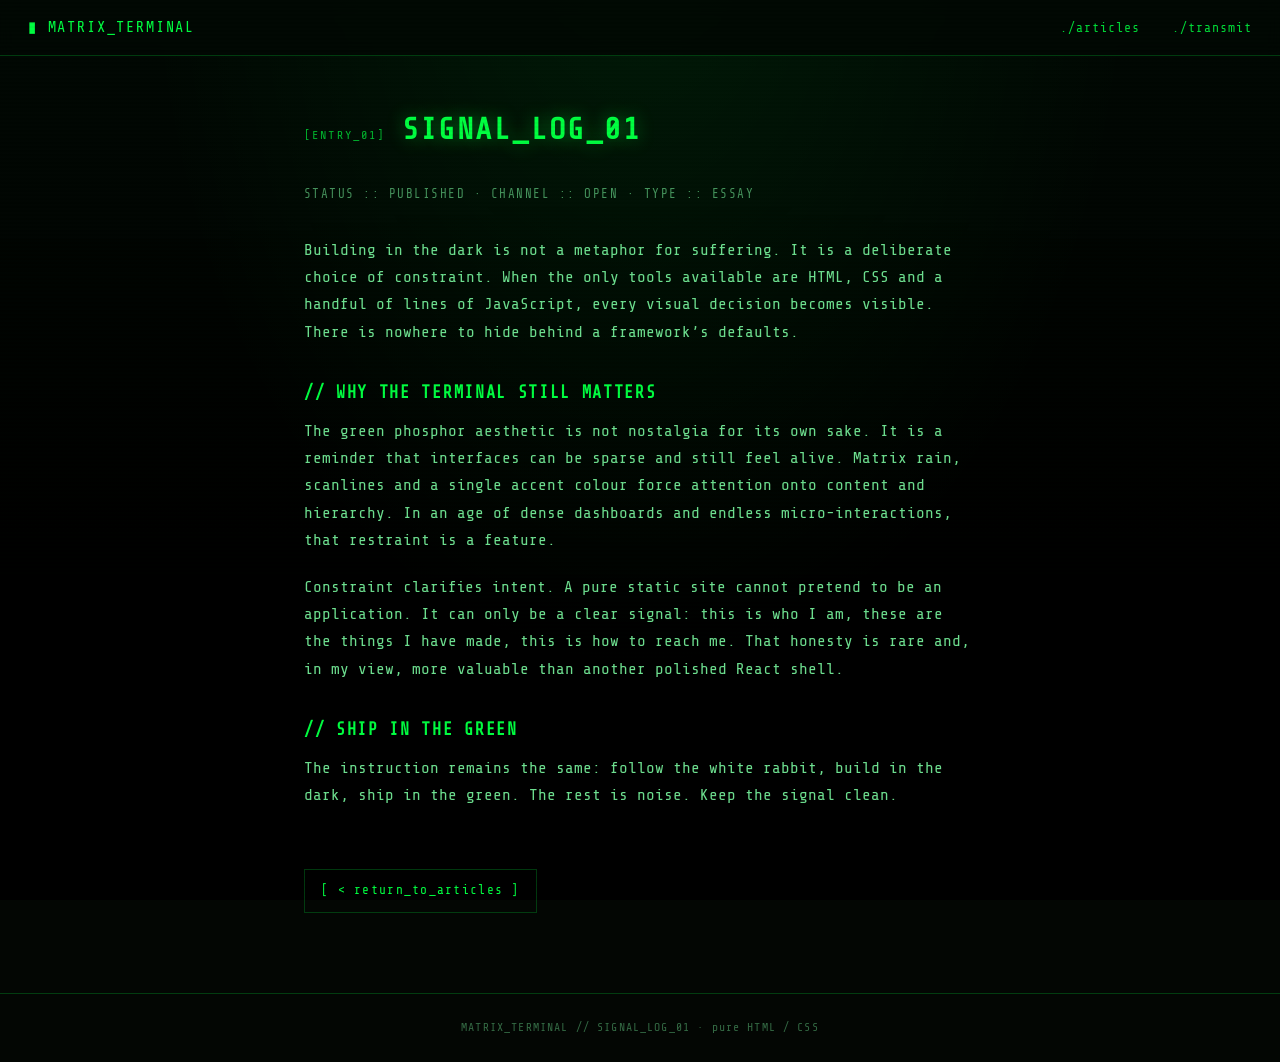
<file: articles/signal-log-01.html>
<!DOCTYPE html>
<html lang="en">
<head>
<meta charset="UTF-8" />
<meta name="viewport" content="width=device-width, initial-scale=1.0" />
<title>SIGNAL_LOG_01 // MATRIX_TERMINAL</title>
<meta name="description" content="Reflections on building in the dark — a pure terminal aesthetic." />
<link rel="icon" href="../assets/matrix.jpg" type="image/jpeg" />
<link rel="preconnect" href="https://fonts.googleapis.com">
<link rel="preconnect" href="https://fonts.gstatic.com" crossorigin>
<link href="https://fonts.googleapis.com/css2?family=Share+Tech+Mono&display=swap" rel="stylesheet">
<style>
:root{
  --green:        #00ff41;
  --green-soft:   #7dffa4;
  --green-dim:    rgba(0, 255, 65, .35);
  --line:         rgba(0, 255, 65, .22);
  --black:        #030603;
  --panel:        rgba(0, 22, 8, .55);
  --font: "Share Tech Mono", "Courier New", ui-monospace, monospace;
}
*, *::before, *::after{ box-sizing: border-box; }
html{ scroll-behavior: smooth; background: var(--black); }
body{
  margin: 0; min-height: 100vh; font-family: var(--font); font-size: 16px;
  line-height: 1.7; color: var(--green-soft); background: var(--black);
  -webkit-font-smoothing: antialiased;
}
a{ color: var(--green); text-decoration: none; }
a:hover{ text-shadow: 0 0 12px var(--green); }
.bg-tint{
  position: fixed; inset: 0; z-index: 0; pointer-events: none;
  background:
    radial-gradient(ellipse at 50% -10%, rgba(0,255,65,.08), transparent 55%),
    linear-gradient(180deg, rgba(0,12,4,.55) 0%, rgba(0,0,0,.82) 60%, #000 100%);
}
.scanlines{
  position: fixed; inset: 0; z-index: 900; pointer-events: none;
  background: repeating-linear-gradient(180deg, rgba(0,0,0,0) 0px, rgba(0,0,0,0) 2px, rgba(0,0,0,.18) 3px, rgba(0,0,0,0) 4px);
  opacity: .35;
}
.nav{
  position: sticky; top: 0; z-index: 100;
  display: flex; align-items: center; justify-content: space-between;
  padding: 14px 28px; border-bottom: 1px solid var(--line);
  background: rgba(2, 8, 4, .88); backdrop-filter: blur(8px);
}
.brand{ letter-spacing: .12em; font-size: .95rem; }
.nav nav a{ margin-left: 22px; font-size: .82rem; letter-spacing: .08em; opacity: .85; }
.nav nav a:hover{ opacity: 1; }
.wrap{ max-width: 720px; margin: 0 auto; padding: 48px 24px 80px; position: relative; z-index: 1; }
.sec-head{ display: flex; align-items: baseline; gap: 16px; margin-bottom: 28px; }
.sec-head .idx{ font-size: .75rem; letter-spacing: .18em; color: var(--green); opacity: .7; }
.sec-head h1{ margin: 0; font-size: clamp(1.4rem, 4vw, 1.9rem); letter-spacing: .08em; color: var(--green); text-shadow: 0 0 18px rgba(0,255,65,.45); }
.meta{ font-size: .78rem; letter-spacing: .12em; color: rgba(125,255,164,.55); margin-bottom: 32px; }
.article-body p{ margin: 0 0 1.25em; color: rgba(125,255,164,.88); }
.article-body h2{ margin: 2em 0 .6em; font-size: 1.05rem; letter-spacing: .1em; color: var(--green); }
.back{ display: inline-block; margin-top: 40px; padding: 10px 16px; border: 1px solid var(--line); font-size: .8rem; letter-spacing: .1em; transition: border-color .2s, box-shadow .2s; }
.back:hover{ border-color: var(--green); box-shadow: 0 0 20px rgba(0,255,65,.2); }
footer{ text-align: center; padding: 24px; font-size: .72rem; letter-spacing: .1em; color: rgba(125,255,164,.4); border-top: 1px solid var(--line); position: relative; z-index: 1; }
@media (max-width: 640px){
  .nav{ flex-direction: column; gap: 10px; padding: 12px 16px; }
  .nav nav a{ margin-left: 12px; font-size: .75rem; }
}
</style>
</head>
<body>
<div class="bg-tint" aria-hidden="true"></div>
<div class="scanlines" aria-hidden="true"></div>

<header class="nav">
  <a class="brand" href="../index.html"><span style="animation: blink 1.2s step-end infinite;">▮</span> MATRIX_TERMINAL</a>
  <nav>
    <a href="../index.html#articles">./articles</a>
    <a href="../index.html#transmit">./transmit</a>
  </nav>
</header>

<main class="wrap">
  <div class="sec-head">
    <span class="idx">[ENTRY_01]</span>
    <h1>SIGNAL_LOG_01</h1>
  </div>
  <p class="meta">STATUS :: PUBLISHED · CHANNEL :: OPEN · TYPE :: ESSAY</p>

  <div class="article-body">
    <p>Building in the dark is not a metaphor for suffering. It is a deliberate choice of constraint. When the only tools available are HTML, CSS and a handful of lines of JavaScript, every visual decision becomes visible. There is nowhere to hide behind a framework’s defaults.</p>

    <h2>// WHY THE TERMINAL STILL MATTERS</h2>
    <p>The green phosphor aesthetic is not nostalgia for its own sake. It is a reminder that interfaces can be sparse and still feel alive. Matrix rain, scanlines and a single accent colour force attention onto content and hierarchy. In an age of dense dashboards and endless micro-interactions, that restraint is a feature.</p>

    <p>Constraint clarifies intent. A pure static site cannot pretend to be an application. It can only be a clear signal: this is who I am, these are the things I have made, this is how to reach me. That honesty is rare and, in my view, more valuable than another polished React shell.</p>

    <h2>// SHIP IN THE GREEN</h2>
    <p>The instruction remains the same: follow the white rabbit, build in the dark, ship in the green. The rest is noise. Keep the signal clean.</p>
  </div>

  <a class="back" href="../index.html#articles">[ &lt; return_to_articles ]</a>
</main>

<footer>MATRIX_TERMINAL // SIGNAL_LOG_01 · pure HTML / CSS</footer>
</body>
</html>
</file>
